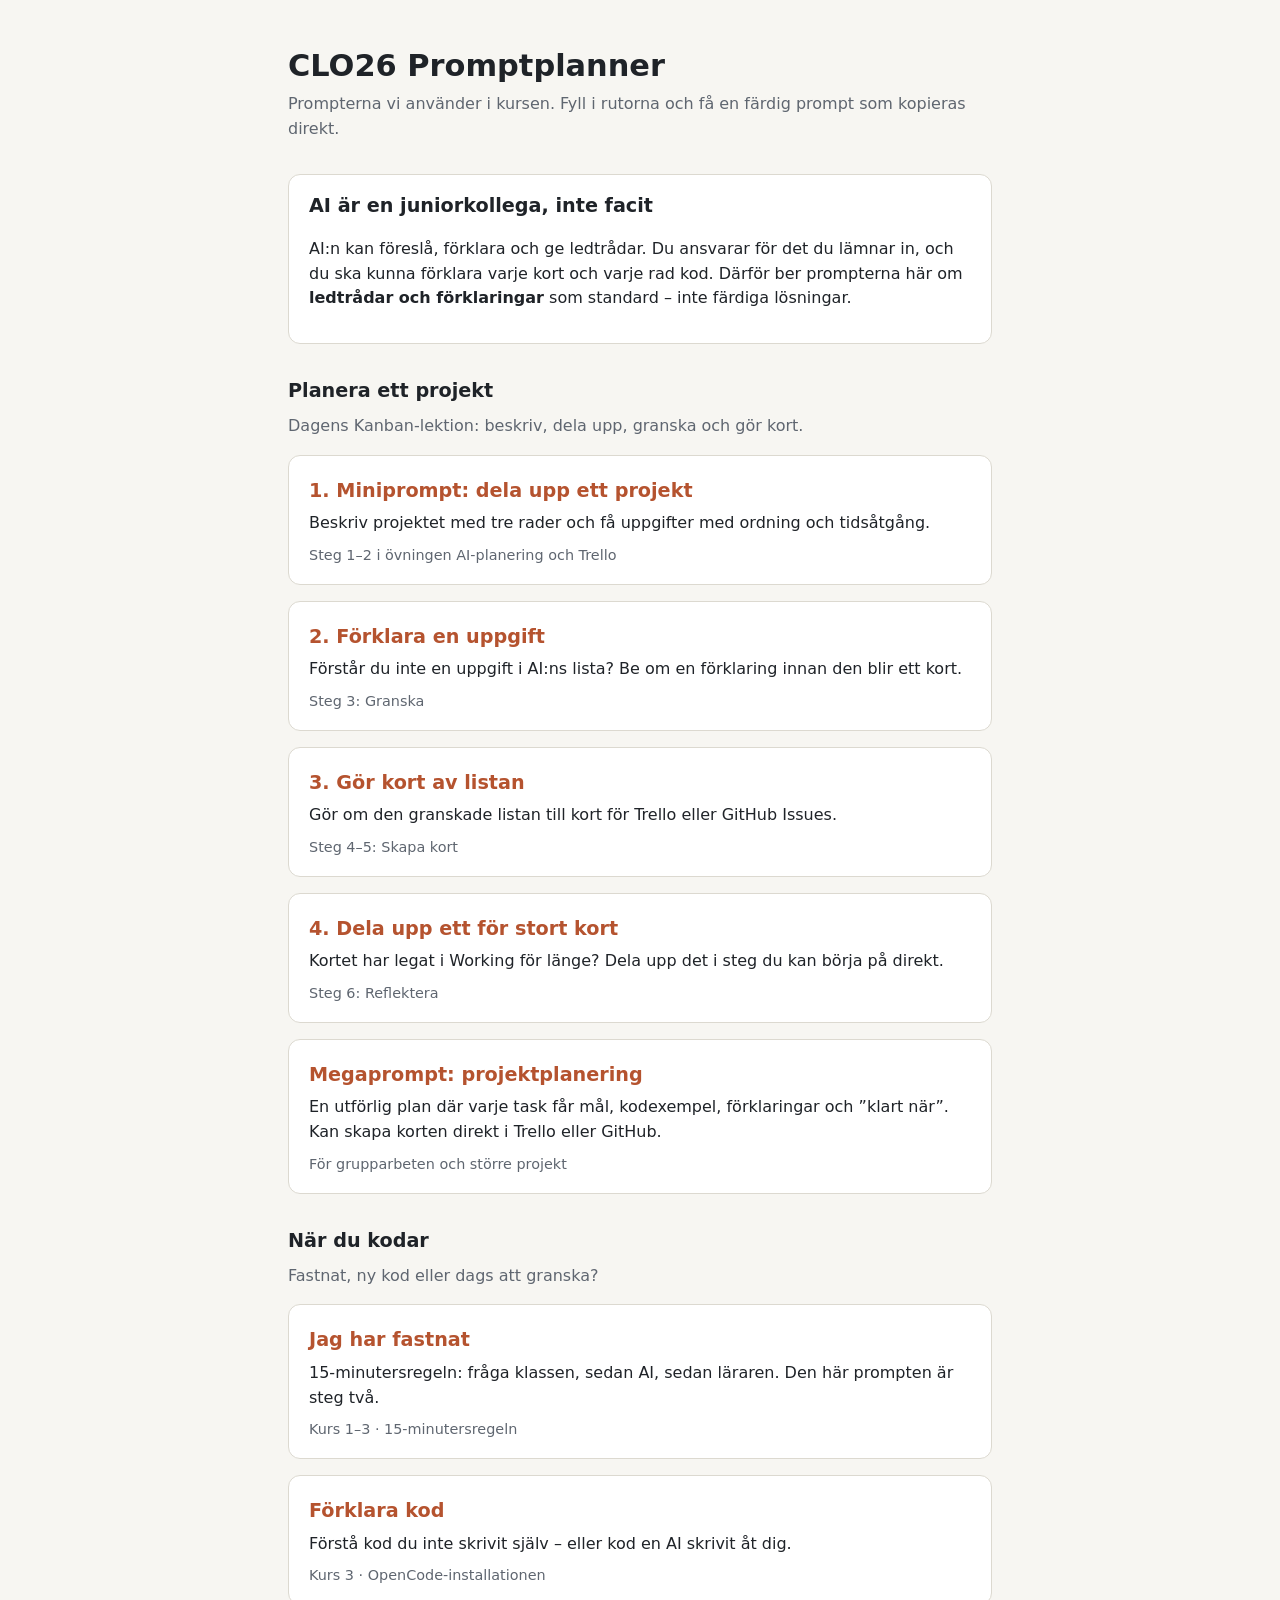
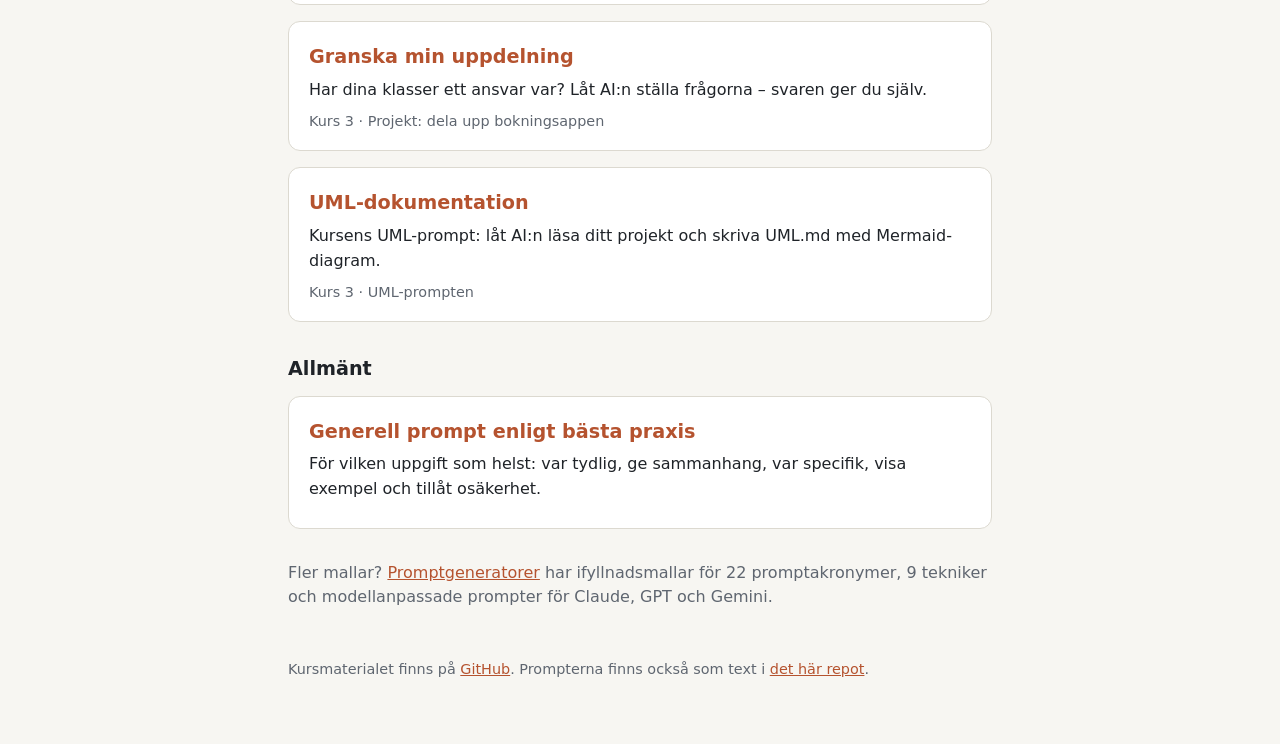
<file: docs/index.html>
<!doctype html>
<html lang="sv">
<head>
  <meta charset="utf-8">
  <meta name="viewport" content="width=device-width, initial-scale=1">
  <title>CLO26 Promptplanner</title>
  <meta name="description" content="Kursens prompter som ifyllnadsmallar – fyll i rutorna och få en färdig prompt.">
  <link rel="stylesheet" href="assets/style.css">
</head>
<body>
  <main class="wrap">
    <h1>CLO26 Promptplanner</h1>
    <p class="lead">Prompterna vi använder i kursen. Fyll i rutorna och få en färdig prompt som kopieras direkt.</p>

    <section class="box">
      <h2>AI är en juniorkollega, inte facit</h2>
      <p>AI:n kan föreslå, förklara och ge ledtrådar. Du ansvarar för det du lämnar in, och du ska kunna förklara varje kort och varje rad kod. Därför ber prompterna här om <strong>ledtrådar och förklaringar</strong> som standard – inte färdiga lösningar.</p>
    </section>

    <h2>Planera ett projekt</h2>
    <p class="muted">Dagens Kanban-lektion: beskriv, dela upp, granska och gör kort.</p>
    <div class="cards">
      <a class="card" href="miniprompt.html">
        <h2>1. Miniprompt: dela upp ett projekt</h2>
        <p>Beskriv projektet med tre rader och få uppgifter med ordning och tidsåtgång.</p>
        <p class="meta">Steg 1–2 i övningen AI-planering och Trello</p>
      </a>
      <a class="card" href="kurs.html?id=forklara-uppgift">
        <h2>2. Förklara en uppgift</h2>
        <p>Förstår du inte en uppgift i AI:ns lista? Be om en förklaring innan den blir ett kort.</p>
        <p class="meta">Steg 3: Granska</p>
      </a>
      <a class="card" href="kurs.html?id=kanban-kort">
        <h2>3. Gör kort av listan</h2>
        <p>Gör om den granskade listan till kort för Trello eller GitHub Issues.</p>
        <p class="meta">Steg 4–5: Skapa kort</p>
      </a>
      <a class="card" href="kurs.html?id=dela-upp-kort">
        <h2>4. Dela upp ett för stort kort</h2>
        <p>Kortet har legat i Working för länge? Dela upp det i steg du kan börja på direkt.</p>
        <p class="meta">Steg 6: Reflektera</p>
      </a>
      <a class="card" href="planering.html">
        <h2>Megaprompt: projektplanering</h2>
        <p>En utförlig plan där varje task får mål, kodexempel, förklaringar och ”klart när”. Kan skapa korten direkt i Trello eller GitHub.</p>
        <p class="meta">För grupparbeten och större projekt</p>
      </a>
    </div>

    <h2>När du kodar</h2>
    <p class="muted">Fastnat, ny kod eller dags att granska?</p>
    <div class="cards" id="koda"></div>

    <h2>Allmänt</h2>
    <div class="cards">
      <a class="card" href="prompt.html">
        <h2>Generell prompt enligt bästa praxis</h2>
        <p>För vilken uppgift som helst: var tydlig, ge sammanhang, var specifik, visa exempel och tillåt osäkerhet.</p>
      </a>
    </div>

    <p class="lead" style="margin-top:2rem">Fler mallar? <a href="https://marcusjobb.github.io/ai-promptgeneratorer/">Promptgeneratorer</a> har ifyllnadsmallar för 22 promptakronymer, 9 tekniker och modellanpassade prompter för Claude, GPT och Gemini.</p>

    <footer>
      Kursmaterialet finns på <a href="https://github.com/marcusjobb/YRGO-CLO26-HT26Kursmaterial">GitHub</a>.
      Prompterna finns också som text i <a href="https://github.com/marcusjobb/clo26-csharp-trello-klient/tree/main/docs">det här repot</a>.
    </footer>
  </main>

  <script src="assets/kursprompter.js"></script>
  <script>
    // Korten under "När du kodar" byggs från kursprompter.js
    for (const p of COURSE_PROMPTS.filter((x) => x.group === "koda")) {
      const a = document.createElement("a");
      a.className = "card";
      a.href = `kurs.html?id=${p.id}`;
      a.innerHTML = "<h2></h2><p></p><p class='meta'></p>";
      a.querySelector("h2").textContent = p.title;
      a.querySelector("p").textContent = p.tagline;
      a.querySelector(".meta").textContent = p.source.name;
      document.getElementById("koda").appendChild(a);
    }
  </script>
</body>
</html>
</file>
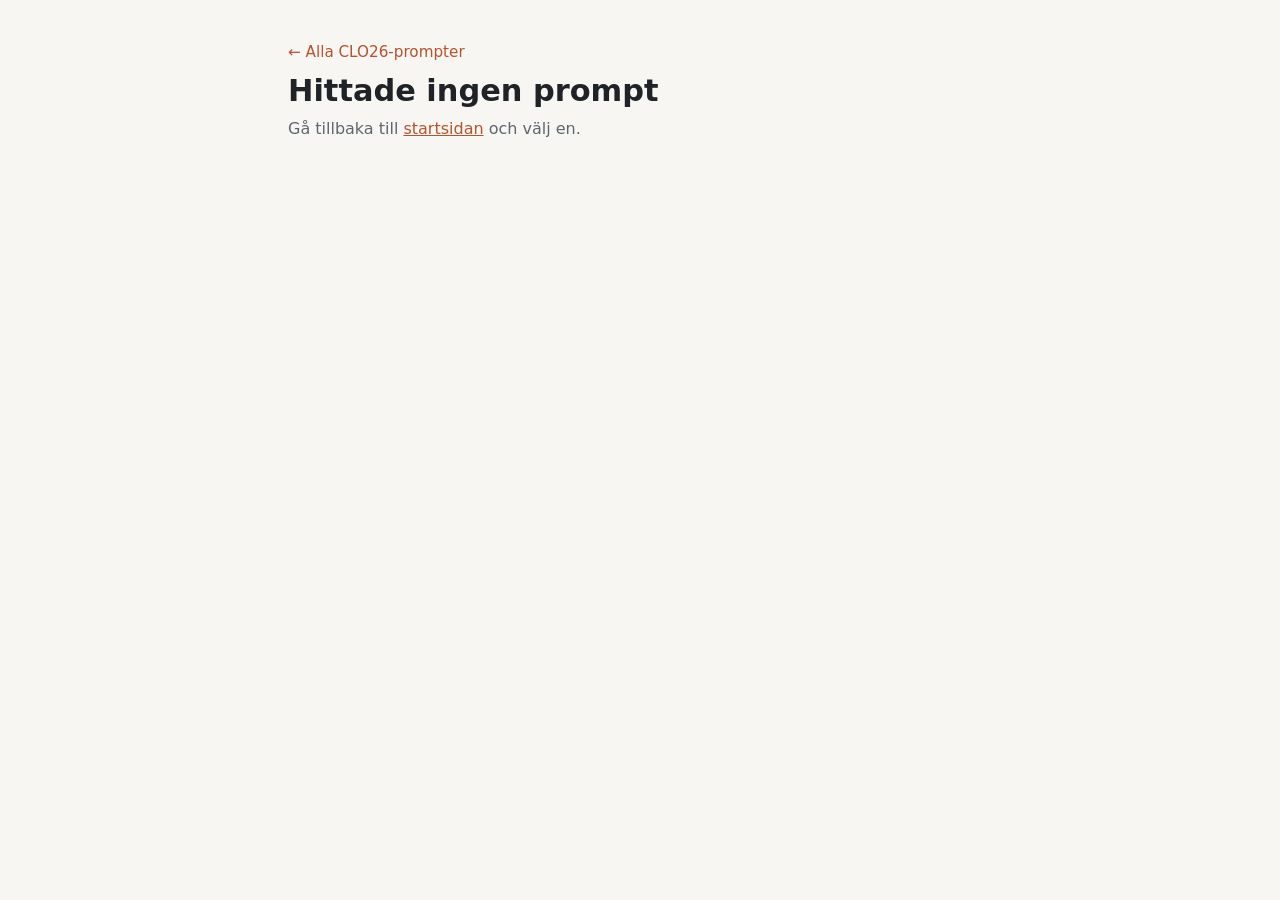
<file: docs/kurs.html>
<!doctype html>
<html lang="sv">
<head>
  <meta charset="utf-8">
  <meta name="viewport" content="width=device-width, initial-scale=1">
  <title>CLO26-prompt</title>
  <link rel="stylesheet" href="assets/style.css">
</head>
<body>
  <main class="wrap">
    <a class="back" href="./">← Alla CLO26-prompter</a>
    <h1 id="title">CLO26-prompt</h1>
    <p class="lead" id="lead"></p>

    <form id="form" novalidate>
      <div id="fields"></div>
      <div class="actions">
        <button type="submit" class="primary">Generera och kopiera</button>
        <button type="button" id="example">Fyll i exempel</button>
        <button type="button" id="reset">Rensa</button>
      </div>
    </form>

    <section id="result" hidden>
      <h2>Din prompt</h2>
      <p id="status" role="status" aria-live="polite"></p>
      <textarea id="output" readonly aria-label="Färdig prompt"></textarea>
      <div class="actions"><button type="button" id="copyAgain">Kopiera igen</button></div>
    </section>

    <section class="box" id="tipsBox" hidden>
      <h2>Tänk på</h2>
      <ul id="tips"></ul>
      <p class="source" id="source"></p>
    </section>
  </main>

  <script src="assets/generator.js"></script>
  <script src="assets/kursprompter.js"></script>
  <script>
    // Vilken prompt? Läses från adressen: kurs.html?id=fastnat
    const prompt = findCoursePrompt(new URLSearchParams(location.search).get("id"));
    const $ = (id) => document.getElementById(id);

    if (!prompt) {
      $("title").textContent = "Hittade ingen prompt";
      $("lead").innerHTML = 'Gå tillbaka till <a href="./">startsidan</a> och välj en.';
      $("form").hidden = true;
    } else {
      document.title = `${prompt.title} – CLO26`;
      $("title").textContent = prompt.title;
      $("lead").textContent = prompt.tagline;

      $("tipsBox").hidden = false;
      for (const tip of prompt.tips) {
        const li = document.createElement("li");
        li.textContent = tip;
        $("tips").appendChild(li);
      }
      const link = document.createElement("a");
      link.href = COURSE_REPO + prompt.source.path;
      link.textContent = prompt.source.name;
      $("source").append("Från kursen: ", link);

      createGenerator({
        fields: prompt.fields,
        build: prompt.build,
        example: prompt.example,
        storageKey: "clo26:" + prompt.id
      });
    }
  </script>
</body>
</html>
</file>
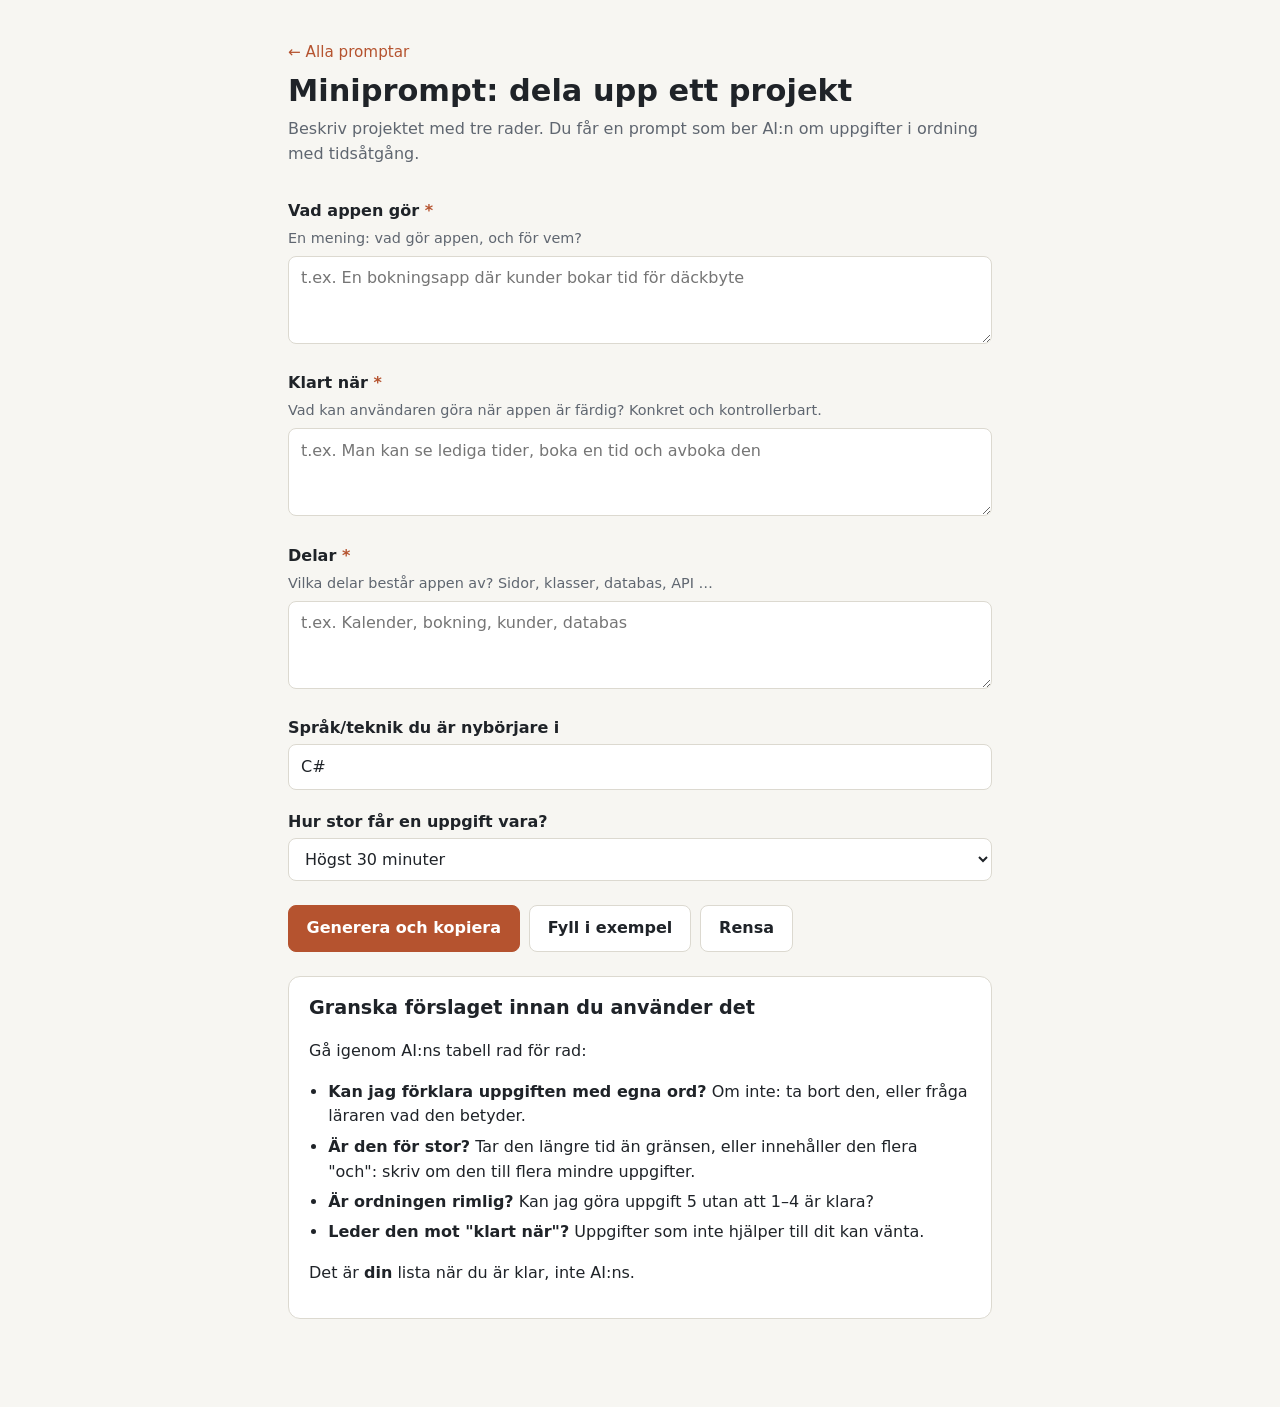
<file: docs/miniprompt.html>
<!doctype html>
<html lang="sv">
<head>
  <meta charset="utf-8">
  <meta name="viewport" content="width=device-width, initial-scale=1">
  <title>Miniprompt – Promptplanner</title>
  <link rel="stylesheet" href="assets/style.css">
</head>
<body>
  <main class="wrap">
    <a class="back" href="./">← Alla promptar</a>
    <h1>Miniprompt: dela upp ett projekt</h1>
    <p class="lead">Beskriv projektet med tre rader. Du får en prompt som ber AI:n om uppgifter i ordning med tidsåtgång.</p>

    <form id="form" novalidate>
      <div id="fields"></div>
      <div class="actions">
        <button type="submit" class="primary">Generera och kopiera</button>
        <button type="button" id="example">Fyll i exempel</button>
        <button type="button" id="reset">Rensa</button>
      </div>
    </form>

    <section id="result" hidden>
      <h2>Din prompt</h2>
      <p id="status" role="status" aria-live="polite"></p>
      <textarea id="output" readonly aria-label="Färdig prompt"></textarea>
      <div class="actions"><button type="button" id="copyAgain">Kopiera igen</button></div>
    </section>

    <section class="box">
      <h2>Granska förslaget innan du använder det</h2>
      <p>Gå igenom AI:ns tabell rad för rad:</p>
      <ul>
        <li><strong>Kan jag förklara uppgiften med egna ord?</strong> Om inte: ta bort den, eller fråga läraren vad den betyder.</li>
        <li><strong>Är den för stor?</strong> Tar den längre tid än gränsen, eller innehåller den flera "och": skriv om den till flera mindre uppgifter.</li>
        <li><strong>Är ordningen rimlig?</strong> Kan jag göra uppgift 5 utan att 1–4 är klara?</li>
        <li><strong>Leder den mot "klart när"?</strong> Uppgifter som inte hjälper till dit kan vänta.</li>
      </ul>
      <p>Det är <strong>din</strong> lista när du är klar, inte AI:ns.</p>
    </section>
  </main>

  <script src="assets/generator.js"></script>
  <script>
    createGenerator({
      fields: [
        {
          id: "what", type: "textarea", rows: 2, required: true,
          label: "Vad appen gör",
          hint: "En mening: vad gör appen, och för vem?",
          placeholder: "t.ex. En bokningsapp där kunder bokar tid för däckbyte"
        },
        {
          id: "done", type: "textarea", rows: 2, required: true,
          label: "Klart när",
          hint: "Vad kan användaren göra när appen är färdig? Konkret och kontrollerbart.",
          placeholder: "t.ex. Man kan se lediga tider, boka en tid och avboka den"
        },
        {
          id: "parts", type: "textarea", rows: 2, required: true,
          label: "Delar",
          hint: "Vilka delar består appen av? Sidor, klasser, databas, API …",
          placeholder: "t.ex. Kalender, bokning, kunder, databas"
        },
        {
          id: "tech", type: "text",
          label: "Språk/teknik du är nybörjare i",
          default: "C#"
        },
        {
          id: "maxTime", type: "select",
          label: "Hur stor får en uppgift vara?",
          default: "30 minuter",
          options: [
            { value: "15 minuter", label: "Högst 15 minuter" },
            { value: "30 minuter", label: "Högst 30 minuter" },
            { value: "1 timme", label: "Högst 1 timme" }
          ]
        }
      ],

      build: (v) => lines(
        "Jag ska bygga ett projekt och vill ha hjälp att dela upp det i uppgifter.",
        "",
        `Vad appen gör: ${v.what}`,
        `Klart när: ${v.done}`,
        `Delar: ${v.parts}`,
        "",
        `Dela upp projektet i små uppgifter som var och en tar högst ${v.maxTime}.`,
        "Sätt dem i den ordning de bör göras och ge en grov tidsåtgång per uppgift.",
        "Svara med en tabell: Nr | Uppgift | Tid.",
        `Jag är nybörjare i ${v.tech || "programmering"}, så håll uppgifterna små och konkreta.`
      ),

      example: {
        what: "Ett konsolspel i C# där spelaren springer runt i en labyrint, äter prickar och jagas av monster – Pac-Man-känsla, ingen grafik, inga vapen.",
        done: "Man kan styra med piltangenterna, vinner när alla prickar är uppätna och förlorar om ett monster tar en – och labyrint, rörelse och monster har tester.",
        parts: "Labyrint (Maze), spelare (Player), monster (Monster), utskrift (Renderer), tangentbord (InputHandler) och spelloop (Game).",
        tech: "C#",
        maxTime: "30 minuter"
      }
    });
  </script>
</body>
</html>
</file>
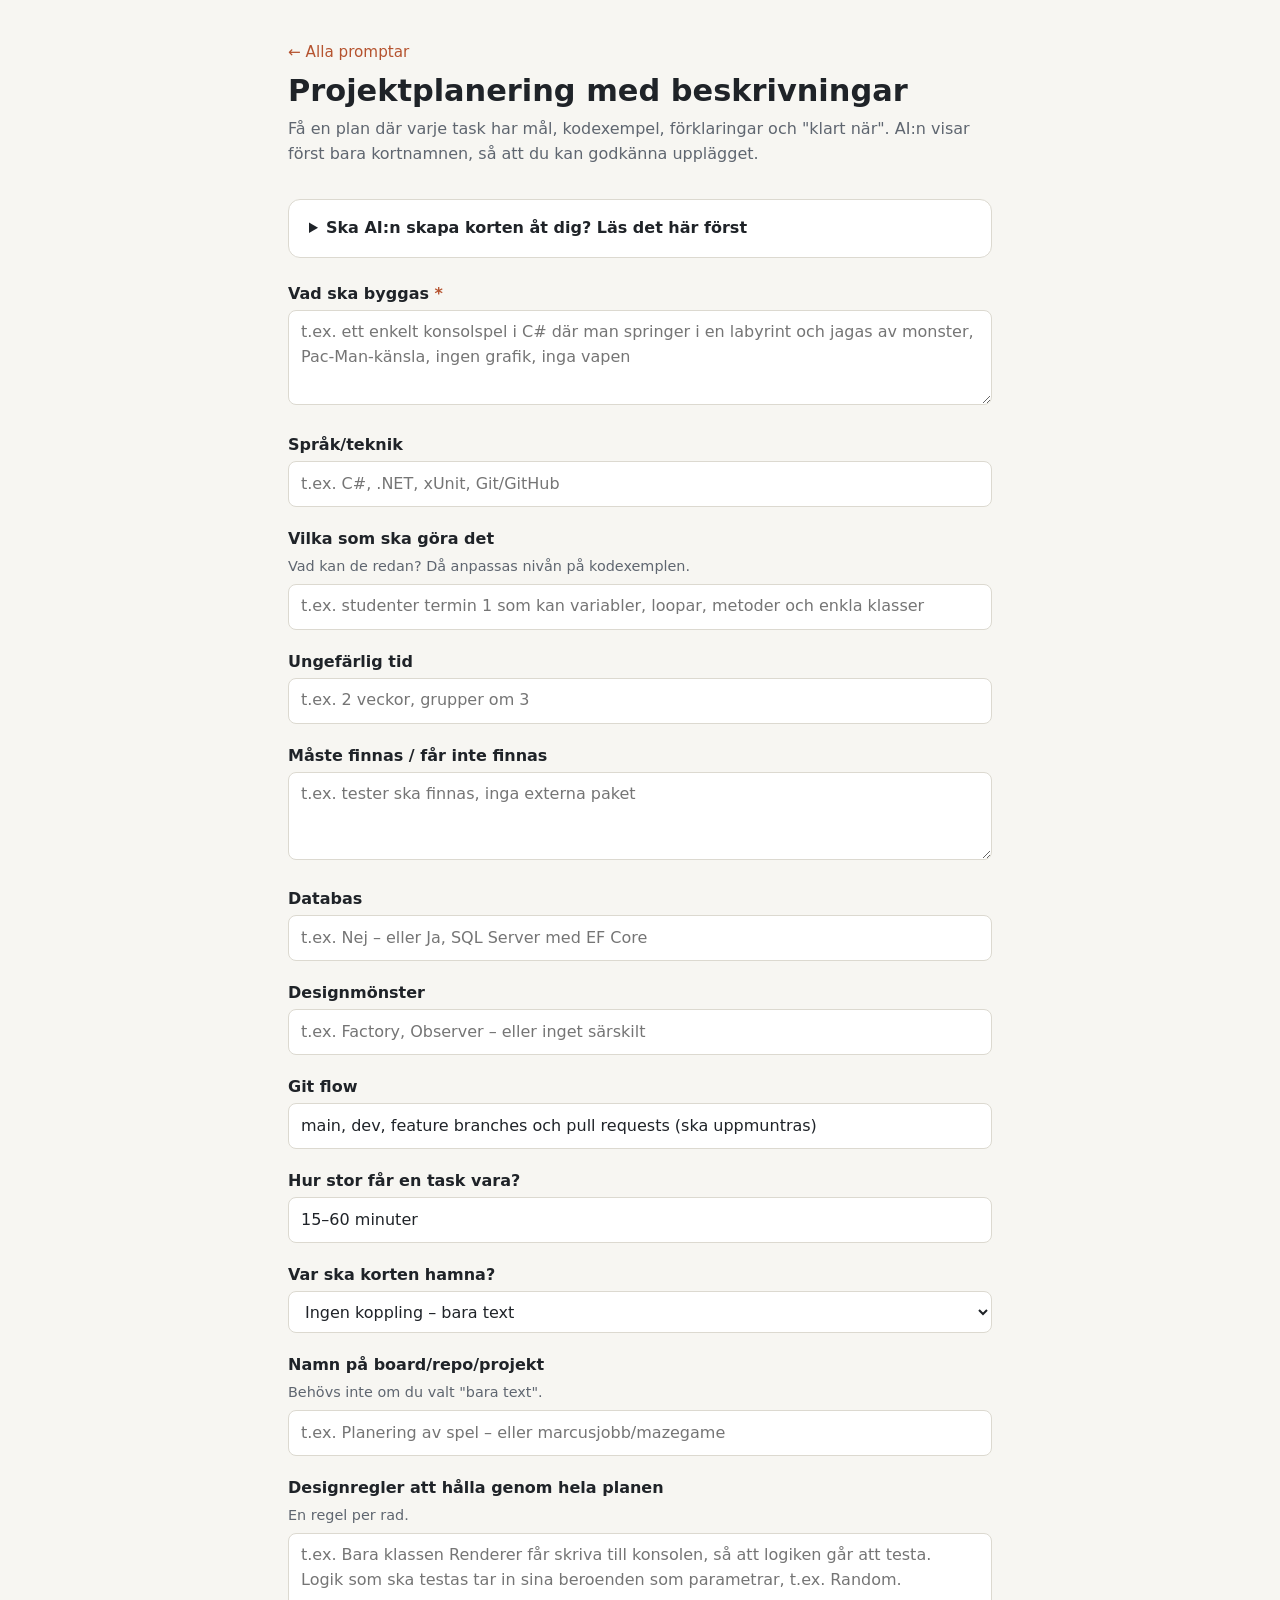
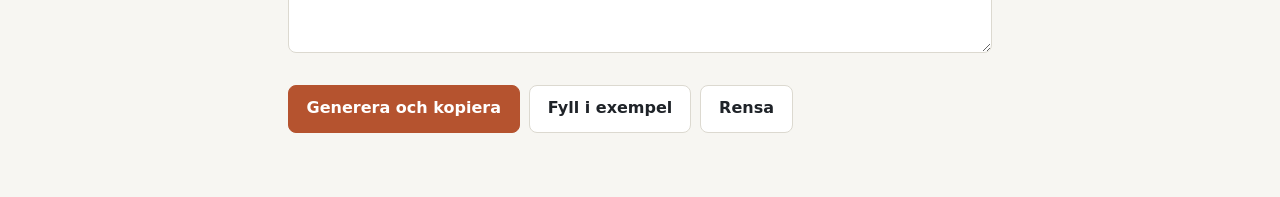
<file: docs/planering.html>
<!doctype html>
<html lang="sv">
<head>
  <meta charset="utf-8">
  <meta name="viewport" content="width=device-width, initial-scale=1">
  <title>Projektplanering – Promptplanner</title>
  <link rel="stylesheet" href="assets/style.css">
</head>
<body>
  <main class="wrap">
    <a class="back" href="./">← Alla promptar</a>
    <h1>Projektplanering med beskrivningar</h1>
    <p class="lead">Få en plan där varje task har mål, kodexempel, förklaringar och "klart när". AI:n visar först bara kortnamnen, så att du kan godkänna upplägget.</p>

    <details class="box">
      <summary>Ska AI:n skapa korten åt dig? Läs det här först</summary>
      <ul>
        <li><strong>AI-agent på din dator</strong> (Claude Code, Copilot agent …): Trello kräver API-nyckel + <em>token</em>. Token är den blå länken "Token" på Trellos API-key-sida, inte "Secret". Lägg dem i en gitignorerad <code>secrets.json</code>. För GitHub: kör <code>gh auth login</code>.</li>
        <li><strong>Webb-AI</strong> (claude.ai, ChatGPT …): koppla Trello eller GitHub under inställningarna (Connectors / Integrationer / Appar).</li>
        <li><strong>Ingen koppling?</strong> Välj "bara text" nedan och klistra in korten själv.</li>
        <li>Klistra aldrig in nycklar i chatten. Har det hänt: generera nya.</li>
      </ul>
      <p><a href="https://github.com/marcusjobb/clo26-csharp-trello-klient/blob/main/docs/planeringsprompt.md">Utförlig instruktion på GitHub</a></p>
    </details>

    <form id="form" novalidate>
      <div id="fields"></div>
      <div class="actions">
        <button type="submit" class="primary">Generera och kopiera</button>
        <button type="button" id="example">Fyll i exempel</button>
        <button type="button" id="reset">Rensa</button>
      </div>
    </form>

    <section id="result" hidden>
      <h2>Din prompt</h2>
      <p id="status" role="status" aria-live="polite"></p>
      <textarea id="output" readonly aria-label="Färdig prompt"></textarea>
      <div class="actions"><button type="button" id="copyAgain">Kopiera igen</button></div>
    </section>
  </main>

  <script src="assets/generator.js"></script>
  <script>
    // Var korten ska hamna: texten i prompten + formatet beskrivningarna ska ha.
    const DESTINATIONS = {
      trello:    { text: (n) => `Trello-boarden "${n || "NAMN"}" via API-nyckel och token i \`secrets.json\``, format: "Trello" },
      github:    { text: (n) => `GitHub Issues i repot "${n || "ägare/repo"}" via \`gh\``, format: "GitHub Issues" },
      azure:     { text: (n) => `Azure DevOps-projektet "${n || "NAMN"}"`, format: "Azure DevOps" },
      connector: { text: (n) => `via kopplad connector${n ? ` (${n})` : ""}`, format: "Trello eller GitHub" },
      text:      { text: () => "ingen koppling – ge mig bara text", format: null }
    };

    createGenerator({
      fields: [
        {
          id: "what", type: "textarea", rows: 3, required: true,
          label: "Vad ska byggas",
          placeholder: "t.ex. ett enkelt konsolspel i C# där man springer i en labyrint och jagas av monster, Pac-Man-känsla, ingen grafik, inga vapen"
        },
        { id: "tech", type: "text", label: "Språk/teknik", placeholder: "t.ex. C#, .NET, xUnit, Git/GitHub" },
        {
          id: "who", type: "text", label: "Vilka som ska göra det",
          hint: "Vad kan de redan? Då anpassas nivån på kodexemplen.",
          placeholder: "t.ex. studenter termin 1 som kan variabler, loopar, metoder och enkla klasser"
        },
        { id: "time", type: "text", label: "Ungefärlig tid", placeholder: "t.ex. 2 veckor, grupper om 3" },
        { id: "must", type: "textarea", rows: 2, label: "Måste finnas / får inte finnas", placeholder: "t.ex. tester ska finnas, inga externa paket" },
        { id: "database", type: "text", label: "Databas", placeholder: "t.ex. Nej – eller Ja, SQL Server med EF Core" },
        { id: "patterns", type: "text", label: "Designmönster", placeholder: "t.ex. Factory, Observer – eller inget särskilt" },
        { id: "gitflow", type: "text", label: "Git flow", default: "main, dev, feature branches och pull requests (ska uppmuntras)" },
        { id: "taskSize", type: "text", label: "Hur stor får en task vara?", default: "15–60 minuter" },
        {
          id: "destination", type: "select", label: "Var ska korten hamna?", default: "text",
          options: [
            { value: "text", label: "Ingen koppling – bara text" },
            { value: "trello", label: "Trello (API-nyckel + token)" },
            { value: "github", label: "GitHub Issues (gh)" },
            { value: "azure", label: "Azure DevOps" },
            { value: "connector", label: "Kopplad connector i webb-AI:n" }
          ]
        },
        {
          id: "destName", type: "text", label: "Namn på board/repo/projekt",
          hint: "Behövs inte om du valt \"bara text\".",
          placeholder: "t.ex. Planering av spel – eller marcusjobb/mazegame"
        },
        {
          id: "rules", type: "textarea", rows: 4, label: "Designregler att hålla genom hela planen",
          hint: "En regel per rad.",
          placeholder: "t.ex. Bara klassen Renderer får skriva till konsolen, så att logiken går att testa.\nLogik som ska testas tar in sina beroenden som parametrar, t.ex. Random."
        }
      ],

      build: (v) => {
        const dest = DESTINATIONS[v.destination];
        return lines(
          "Jag vill planera ett programmeringsprojekt som ska delas upp i små tasks (t.ex. Trello-kort).",
          "",
          "## Projektet",
          item("Vad ska byggas", v.what),
          item("Språk/teknik", v.tech),
          item("Vilka som ska göra det", v.who),
          item("Ungefärlig tid", v.time),
          item("Måste finnas / får inte finnas", v.must),
          item("Git flow", v.gitflow),
          item("Var korten ska hamna", dest.text(v.destName)),
          item("Databas", v.database),
          item("Designmönster", v.patterns),
          "",
          "## Hur tasks ska delas upp",
          `- Varje task ska vara **ett litet, överkomligt steg** på ${v.taskSize || "15–60 minuter"}: skapa repo, skapa en klass, skriva en metod, skriva ett test.`,
          "- Börja med setup (repo, .gitignore, projekt, testprojekt, backlog).",
          "- Bygg sedan i **vertikala slices**, så att programmet kan köras och visa något nytt efter varje grupp av tasks.",
          "- Lägg ett **test-kort** direkt efter den logik det testar, inte samlat i slutet.",
          "- Lägg det som är \"kul men inte nödvändigt\" sist i en egen grupp (finputs).",
          "- Numrera korten i den ordning de bör göras: `01. [Grupp] Titel`.",
          "- Sortera tasken efter svårighet och tidskrav.",
          "",
          "## Varje task ska ha en beskrivning med",
          "1. **Mål:** en mening om varför tasken finns.",
          "2. **Kodexempel** (inte facit) som faktiskt kompilerar och bygger vidare på de tidigare korten (samma klassnamn, metodnamn och designval genom hela kedjan).",
          "3. **Förklaring av det svåra:** ett \"Varför?\" eller \"Se upp:\" när något är nytt eller lätt att göra fel.",
          "4. **Klart när:** 1–3 konkreta, kontrollerbara punkter.",
          "",
          v.rules ? "## Designregler att hålla genom hela planen" : null,
          v.rules ? bullets(v.rules) : null,
          v.rules ? "" : null,
          "## Leverans",
          "Ge mig först **bara listan med kortnamn**, grupperad, så att jag kan godkänna upplägget. När jag har sagt OK, skriv beskrivningarna.",
          "",
          dest.format ? `Formatet ska vara markdown som fungerar i ${dest.format}.` : "Formatet ska vara markdown."
        );
      },

      example: {
        what: "Ett enkelt konsolspel i C# där man springer runt i en labyrint och jagas av monster. Pac-Man-känsla, ingen grafik, inga vapen.",
        tech: "C#, .NET, xUnit, Git/GitHub",
        who: "Studenter termin 1 som kan variabler, loopar, metoder och enkla klasser",
        time: "2 veckor, grupper om 3",
        must: "Tester ska finnas, inga externa paket",
        database: "Nej",
        patterns: "Inget särskilt",
        gitflow: "main, dev, feature branches och pull requests (ska uppmuntras)",
        taskSize: "15–60 minuter",
        destination: "trello",
        destName: "Planering av spel",
        rules: "Bara klassen Renderer får skriva till konsolen, så att logiken går att testa.\nLogik som ska testas tar in sina beroenden som parametrar, t.ex. Random."
      }
    });
  </script>
</body>
</html>
</file>
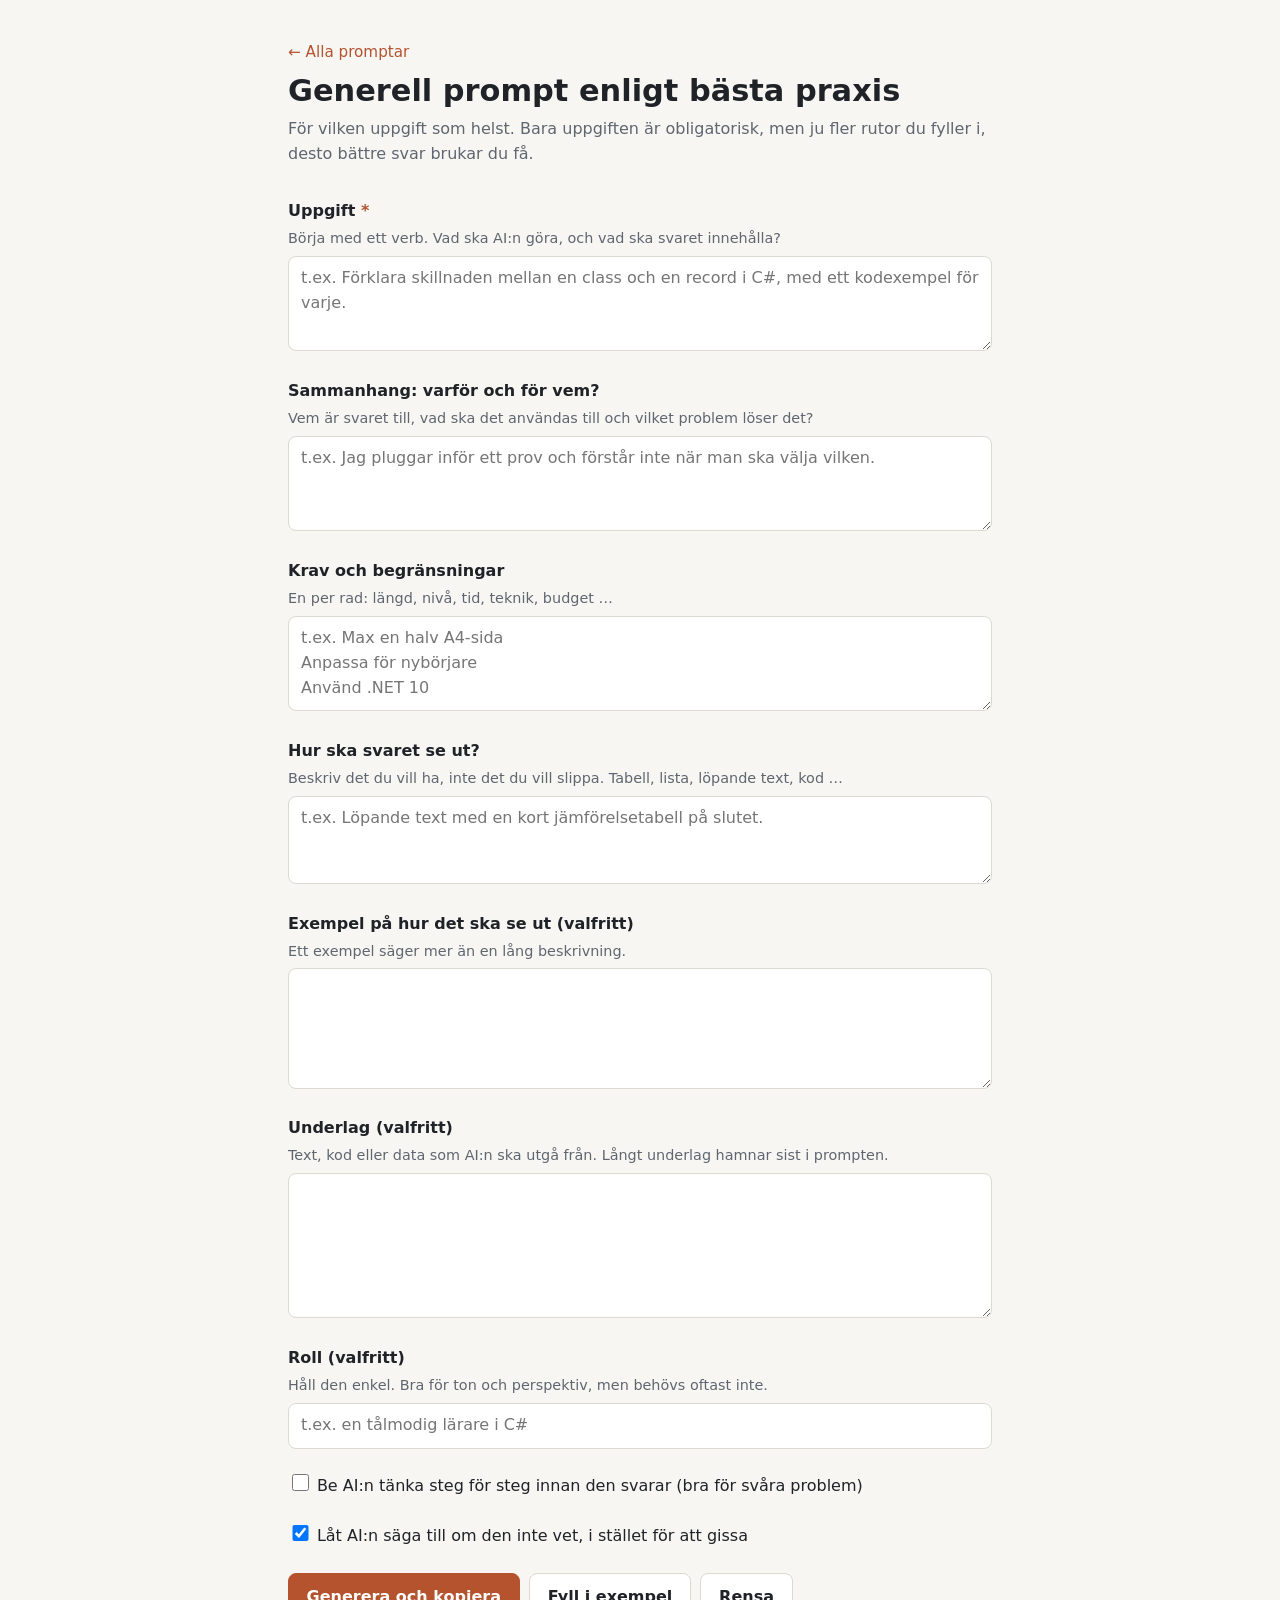
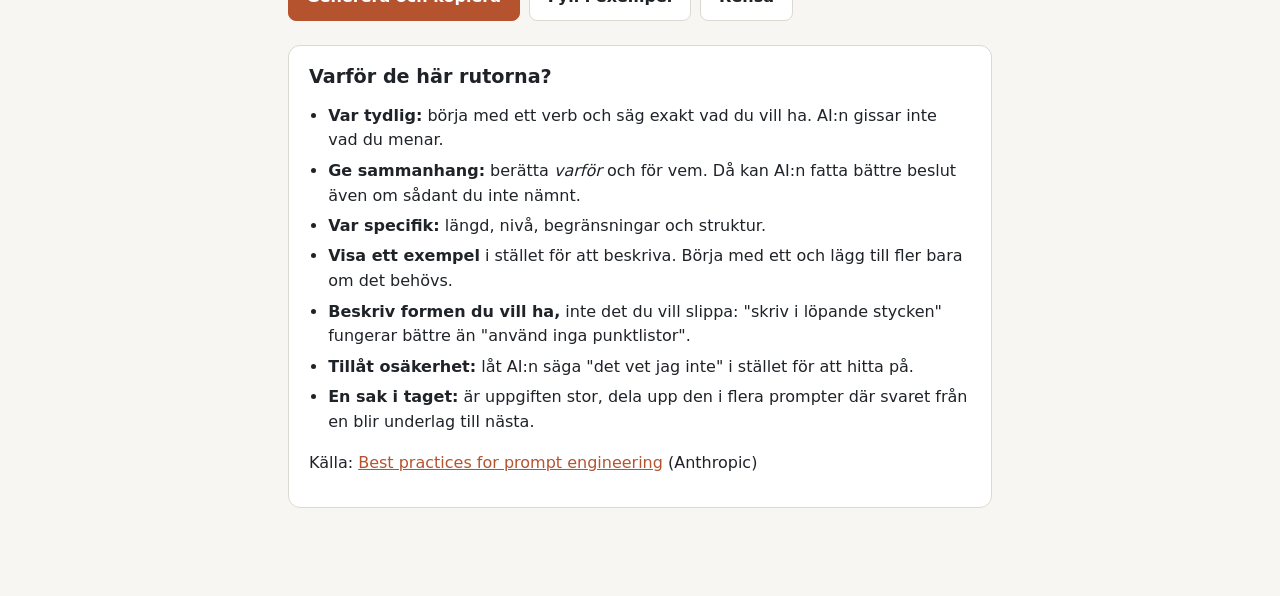
<file: docs/prompt.html>
<!doctype html>
<html lang="sv">
<head>
  <meta charset="utf-8">
  <meta name="viewport" content="width=device-width, initial-scale=1">
  <title>Generell prompt – Promptplanner</title>
  <link rel="stylesheet" href="assets/style.css">
</head>
<body>
  <main class="wrap">
    <a class="back" href="./">← Alla promptar</a>
    <h1>Generell prompt enligt bästa praxis</h1>
    <p class="lead">För vilken uppgift som helst. Bara uppgiften är obligatorisk, men ju fler rutor du fyller i, desto bättre svar brukar du få.</p>

    <form id="form" novalidate>
      <div id="fields"></div>
      <div class="actions">
        <button type="submit" class="primary">Generera och kopiera</button>
        <button type="button" id="example">Fyll i exempel</button>
        <button type="button" id="reset">Rensa</button>
      </div>
    </form>

    <section id="result" hidden>
      <h2>Din prompt</h2>
      <p id="status" role="status" aria-live="polite"></p>
      <textarea id="output" readonly aria-label="Färdig prompt"></textarea>
      <div class="actions"><button type="button" id="copyAgain">Kopiera igen</button></div>
    </section>

    <section class="box">
      <h2>Varför de här rutorna?</h2>
      <ul>
        <li><strong>Var tydlig:</strong> börja med ett verb och säg exakt vad du vill ha. AI:n gissar inte vad du menar.</li>
        <li><strong>Ge sammanhang:</strong> berätta <em>varför</em> och för vem. Då kan AI:n fatta bättre beslut även om sådant du inte nämnt.</li>
        <li><strong>Var specifik:</strong> längd, nivå, begränsningar och struktur.</li>
        <li><strong>Visa ett exempel</strong> i stället för att beskriva. Börja med ett och lägg till fler bara om det behövs.</li>
        <li><strong>Beskriv formen du vill ha,</strong> inte det du vill slippa: "skriv i löpande stycken" fungerar bättre än "använd inga punktlistor".</li>
        <li><strong>Tillåt osäkerhet:</strong> låt AI:n säga "det vet jag inte" i stället för att hitta på.</li>
        <li><strong>En sak i taget:</strong> är uppgiften stor, dela upp den i flera prompter där svaret från en blir underlag till nästa.</li>
      </ul>
      <p>Källa: <a href="https://claude.com/resources/articles/best-practices-for-prompt-engineering">Best practices for prompt engineering</a> (Anthropic)</p>
    </section>
  </main>

  <script src="assets/generator.js"></script>
  <script>
    createGenerator({
      fields: [
        {
          id: "task", type: "textarea", rows: 3, required: true,
          label: "Uppgift",
          hint: "Börja med ett verb. Vad ska AI:n göra, och vad ska svaret innehålla?",
          placeholder: "t.ex. Förklara skillnaden mellan en class och en record i C#, med ett kodexempel för varje."
        },
        {
          id: "context", type: "textarea", rows: 3,
          label: "Sammanhang: varför och för vem?",
          hint: "Vem är svaret till, vad ska det användas till och vilket problem löser det?",
          placeholder: "t.ex. Jag pluggar inför ett prov och förstår inte när man ska välja vilken."
        },
        {
          id: "requirements", type: "textarea", rows: 3,
          label: "Krav och begränsningar",
          hint: "En per rad: längd, nivå, tid, teknik, budget …",
          placeholder: "t.ex. Max en halv A4-sida\nAnpassa för nybörjare\nAnvänd .NET 10"
        },
        {
          id: "format", type: "textarea", rows: 2,
          label: "Hur ska svaret se ut?",
          hint: "Beskriv det du vill ha, inte det du vill slippa. Tabell, lista, löpande text, kod …",
          placeholder: "t.ex. Löpande text med en kort jämförelsetabell på slutet."
        },
        {
          id: "example", type: "textarea", rows: 4,
          label: "Exempel på hur det ska se ut (valfritt)",
          hint: "Ett exempel säger mer än en lång beskrivning."
        },
        {
          id: "material", type: "textarea", rows: 5,
          label: "Underlag (valfritt)",
          hint: "Text, kod eller data som AI:n ska utgå från. Långt underlag hamnar sist i prompten."
        },
        {
          id: "role", type: "text",
          label: "Roll (valfritt)",
          hint: "Håll den enkel. Bra för ton och perspektiv, men behövs oftast inte.",
          placeholder: "t.ex. en tålmodig lärare i C#"
        },
        { id: "stepByStep", type: "checkbox", label: "Be AI:n tänka steg för steg innan den svarar (bra för svåra problem)" },
        { id: "uncertainty", type: "checkbox", label: "Låt AI:n säga till om den inte vet, i stället för att gissa", default: true }
      ],

      build: (v) => lines(
        v.role ? `Du är ${v.role}.\n` : null,
        v.task,
        "",
        block("Sammanhang:", v.context),
        block("Krav:", v.requirements && bullets(v.requirements)),
        block("Svaret ska se ut så här:", v.format),
        block("Här är ett exempel på stilen jag vill ha:", v.example),
        block("Underlag:", v.material),
        v.material ? "Utför uppgiften ovan utifrån underlaget.\n" : null,
        v.stepByStep ? "Tänk steg för steg innan du svarar." : null,
        v.uncertainty
          ? (v.material
              ? "Om underlaget inte räcker eller om du är osäker, säg det i stället för att gissa."
              : "Om du saknar information eller är osäker, säg det i stället för att gissa.")
          : null
      ),

      example: {
        task: "Förklara skillnaden mellan en class och en record i C#, och ge ett kort kodexempel för varje.",
        context: "Jag är student i termin 1 och pluggar inför ett prov. Jag förstår inte när man ska välja vilken.",
        requirements: "Max en halv A4-sida\nAnpassa för nybörjare\nAnvänd .NET 10",
        format: "Löpande text, kodexemplen i kodblock och en kort jämförelsetabell på slutet.",
        example: "",
        material: "",
        role: "en tålmodig lärare i C#",
        stepByStep: false,
        uncertainty: true
      }
    });
  </script>
</body>
</html>
</file>
<file: docs/assets/style.css>
/* ---------- Färger: ljust tema som standard, mörkt om systemet vill ---------- */
:root {
  --bg: #f7f6f2;
  --surface: #ffffff;
  --text: #1f2328;
  --muted: #5f6670;
  --border: #dcd9d0;
  --accent: #b5532f;
  --accent-text: #ffffff;
  --focus: #2f6fb5;
  --ok: #2e7d4f;
  --error: #b3261e;
  --code-bg: #f1efe8;
  color-scheme: light;
}

@media (prefers-color-scheme: dark) {
  :root {
    --bg: #17181a;
    --surface: #212226;
    --text: #e8e6e1;
    --muted: #a3a6ad;
    --border: #3a3c42;
    --accent: #e07a52;
    --accent-text: #17181a;
    --focus: #7fb0ea;
    --ok: #6cc28f;
    --error: #f08a80;
    --code-bg: #1b1c1f;
    color-scheme: dark;
  }
}

* { box-sizing: border-box; }

body {
  margin: 0;
  background: var(--bg);
  color: var(--text);
  font: 16px/1.55 system-ui, -apple-system, "Segoe UI", Roboto, sans-serif;
}

.wrap {
  max-width: 46rem;
  margin: 0 auto;
  padding: 2.5rem 1rem 4rem;
}

h1 { font-size: 1.9rem; line-height: 1.2; margin: 0.5rem 0 0.5rem; }
h2 { font-size: 1.2rem; margin: 2rem 0 0.75rem; }
.lead { color: var(--muted); margin: 0 0 2rem; }
a { color: var(--accent); }
.back { text-decoration: none; font-size: 0.95rem; }
code { background: var(--code-bg); padding: 0.1em 0.35em; border-radius: 4px; font-size: 0.92em; }

/* ---------- Startsidans kort ---------- */
.cards { display: grid; gap: 1rem; }

.card {
  display: block;
  background: var(--surface);
  border: 1px solid var(--border);
  border-radius: 12px;
  padding: 1.25rem 1.25rem 1.1rem;
  color: inherit;
  text-decoration: none;
  transition: border-color 0.15s, transform 0.15s;
}
.card:hover, .card:focus-visible { border-color: var(--accent); transform: translateY(-2px); }
.card h2 { margin: 0 0 0.35rem; color: var(--accent); }
.card p { margin: 0 0 0.5rem; }
.card .meta { color: var(--muted); font-size: 0.9rem; margin: 0; }

/* ---------- Formulär ---------- */
.field { margin-bottom: 1.25rem; }

.field label { display: block; font-weight: 600; margin-bottom: 0.2rem; }
.field .hint { display: block; color: var(--muted); font-size: 0.9rem; margin-bottom: 0.4rem; }
.field .req { color: var(--accent); }

input[type="text"], textarea, select {
  width: 100%;
  font: inherit;
  color: var(--text);
  background: var(--surface);
  border: 1px solid var(--border);
  border-radius: 8px;
  padding: 0.6rem 0.75rem;
}
textarea { min-height: 5.5rem; resize: vertical; }
input:focus, textarea:focus, select:focus, button:focus-visible {
  outline: 2px solid var(--focus);
  outline-offset: 1px;
}
.invalid { border-color: var(--error) !important; }

.check { display: flex; gap: 0.6rem; align-items: flex-start; font-weight: 400 !important; }
.check input { margin-top: 0.35rem; width: 1.05rem; height: 1.05rem; flex: none; }

.actions { display: flex; flex-wrap: wrap; gap: 0.6rem; margin-top: 1.5rem; }

button {
  font: inherit;
  font-weight: 600;
  border-radius: 8px;
  padding: 0.65rem 1.1rem;
  border: 1px solid var(--border);
  background: var(--surface);
  color: var(--text);
  cursor: pointer;
}
button.primary { background: var(--accent); border-color: var(--accent); color: var(--accent-text); }
button:hover { filter: brightness(1.07); }

/* ---------- Resultat ---------- */
#output {
  font: 0.92rem/1.5 ui-monospace, "Cascadia Code", Consolas, monospace;
  background: var(--code-bg);
  min-height: 12rem;
  white-space: pre-wrap;
}
#status { margin: 0 0 0.6rem; font-weight: 600; min-height: 1.5em; }
#status.ok { color: var(--ok); }
#status.error { color: var(--error); }

/* ---------- Infoblock ---------- */
.box {
  background: var(--surface);
  border: 1px solid var(--border);
  border-radius: 12px;
  padding: 1rem 1.25rem;
  margin: 1.5rem 0;
}
.box h2 { margin-top: 0; }
.box ul { padding-left: 1.2rem; margin: 0.5rem 0 0; }
.box li { margin-bottom: 0.35rem; }
details summary { cursor: pointer; font-weight: 600; }

footer { margin-top: 3rem; color: var(--muted); font-size: 0.9rem; }

.muted { color: var(--muted); margin-top: -0.25rem; }
.source { color: var(--muted); font-size: 0.9rem; margin-bottom: 0; }
</file>
